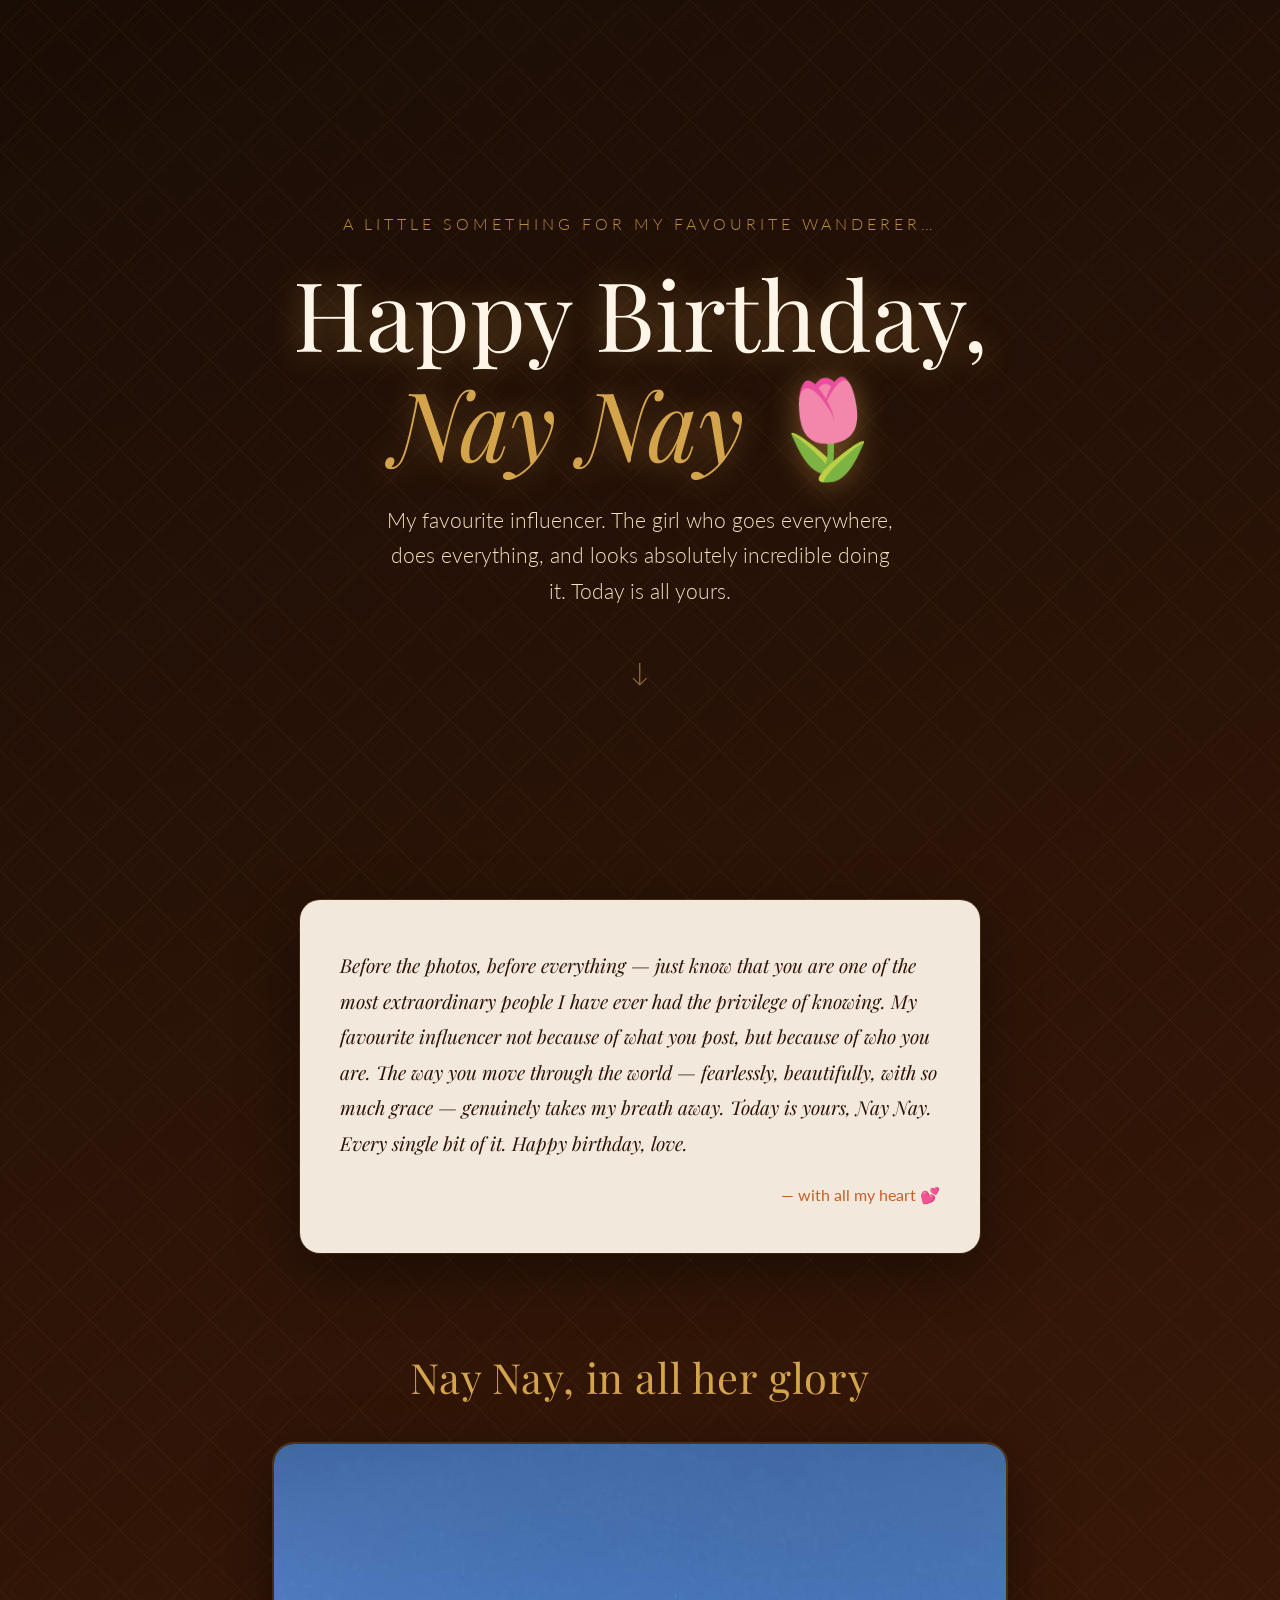
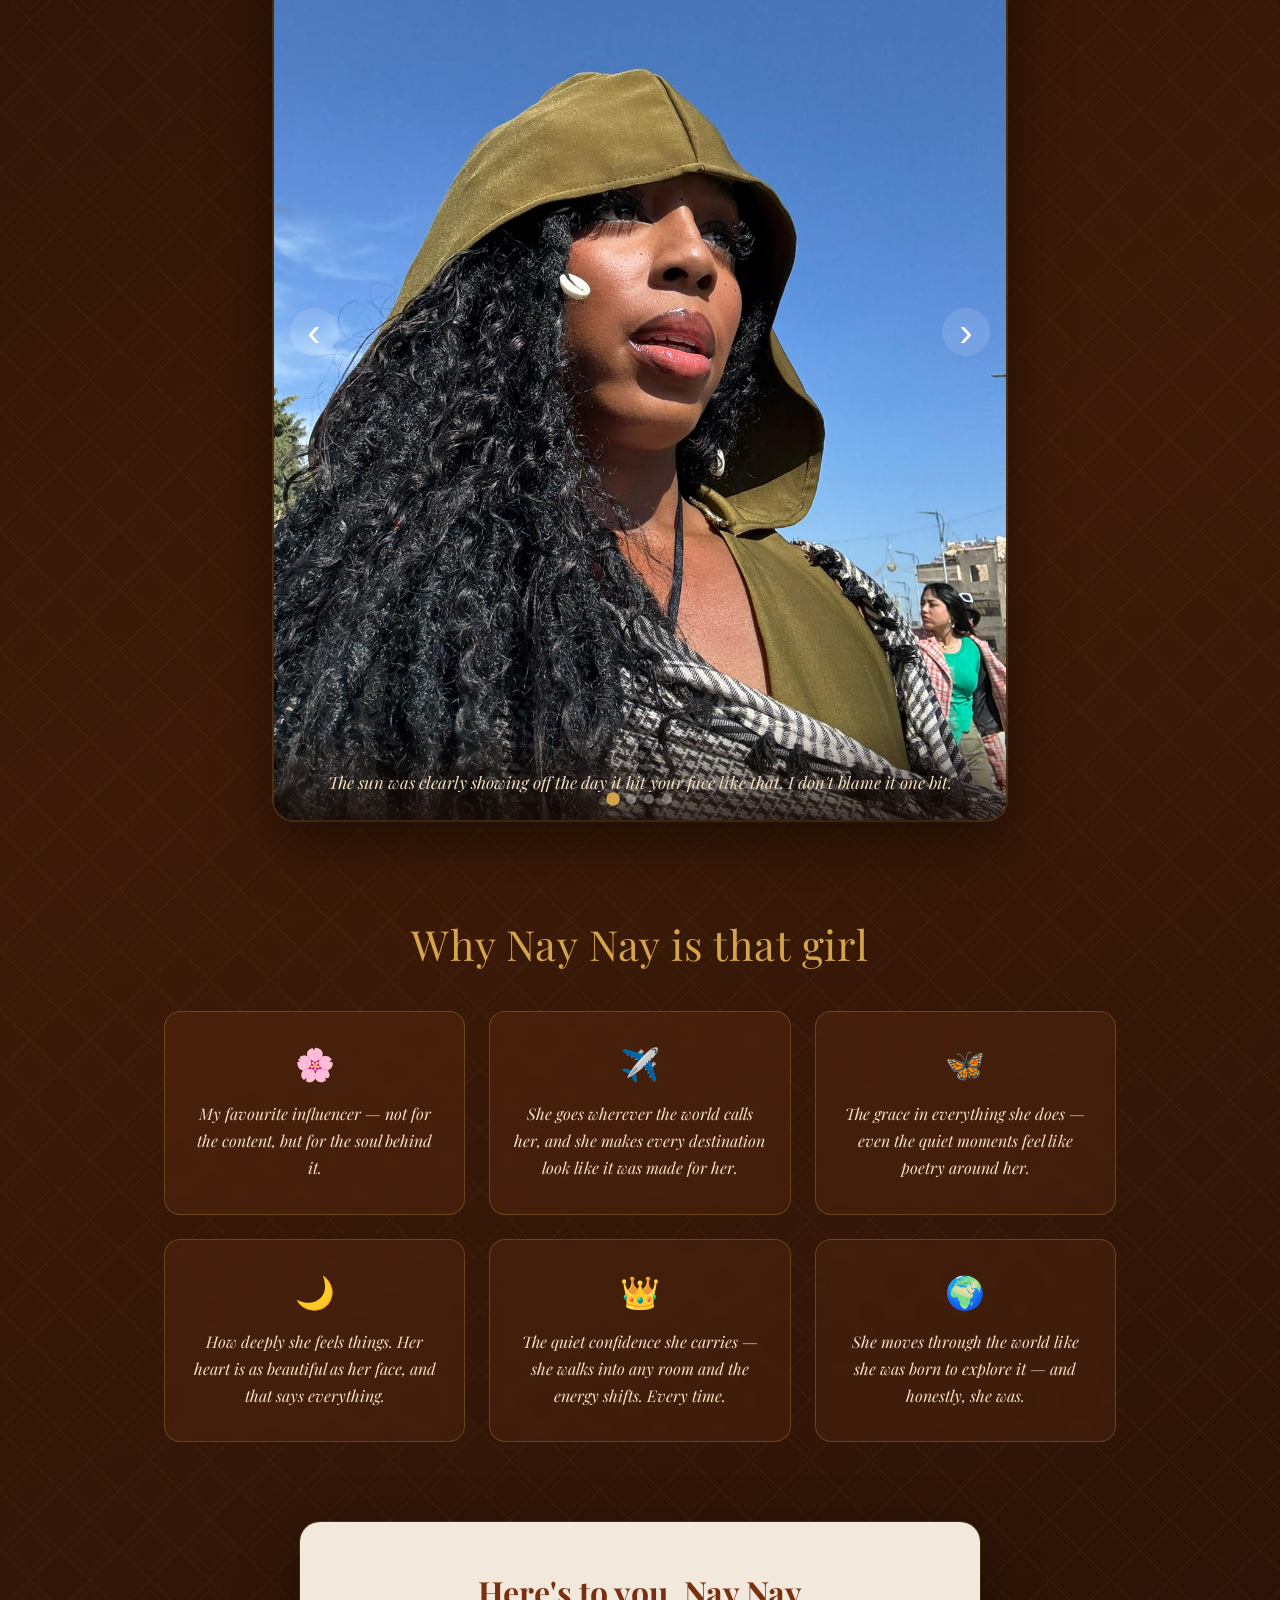
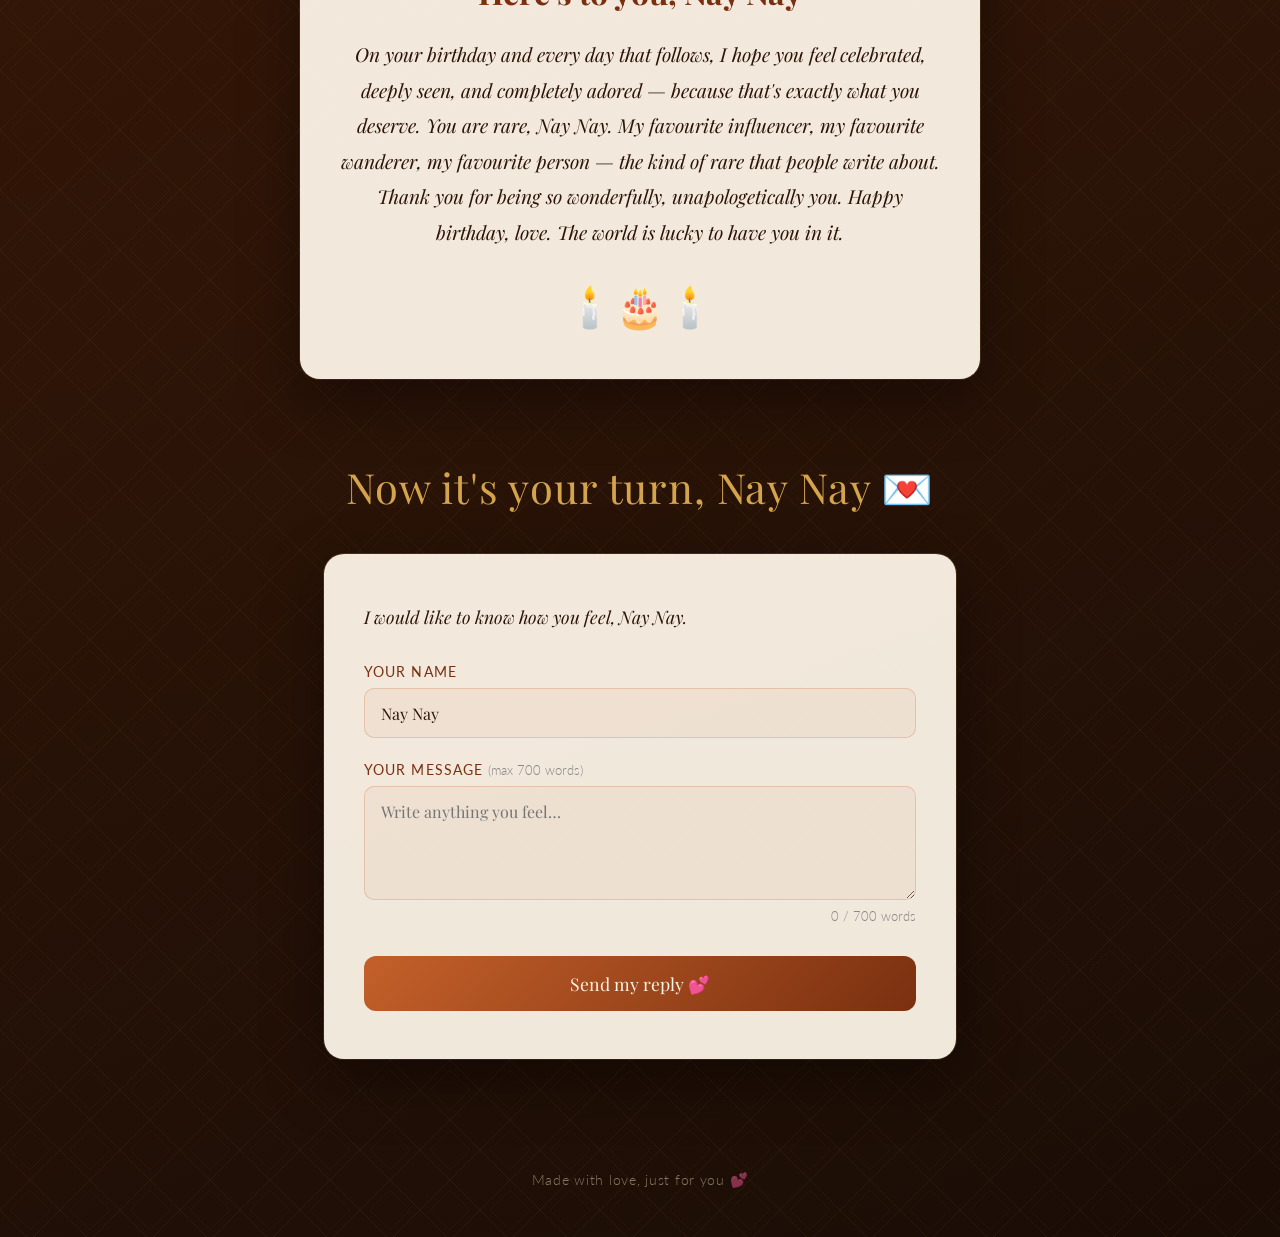
<file: index.html>
<!DOCTYPE html>
<html lang="en">
<head>
  <meta charset="UTF-8" />
  <meta name="viewport" content="width=device-width, initial-scale=1.0" />
  <title>Happy Birthday, Nay Nay 🌷</title>
  <link rel="preconnect" href="https://fonts.googleapis.com" />
  <link rel="preconnect" href="https://fonts.gstatic.com" crossorigin />
  <link href="https://fonts.googleapis.com/css2?family=Playfair+Display:ital,wght@0,400;0,700;1,400&family=Lato:wght@300;400&display=swap" rel="stylesheet" />
  <link rel="stylesheet" href="birthday.css" />
</head>
<body>

  <div class="hearts-bg" aria-hidden="true">
    <span>♥</span><span>♥</span><span>♥</span><span>♥</span><span>♥</span>
    <span>♥</span><span>♥</span><span>♥</span><span>♥</span><span>♥</span>
    <span>♥</span><span>♥</span><span>♥</span><span>♥</span><span>♥</span>
  </div>

  <main>

    <section class="hero">
      <p class="pre-title">A little something for my favourite wanderer…</p>
      <h1>Happy Birthday,<br /><span class="name">Nay Nay</span> 🌷</h1>
      <p class="subtitle">My favourite influencer. The girl who goes everywhere, does everything, and looks absolutely incredible doing it. Today is all yours.</p>
      <div class="scroll-hint">↓</div>
    </section>

    <section class="opening-note card">
      <p class="note-text">
        Before the photos, before everything — just know that you are one of the
        most extraordinary people I have ever had the privilege of knowing. My favourite
        influencer not because of what you post, but because of who you are. The way
        you move through the world — fearlessly, beautifully, with so much grace —
        genuinely takes my breath away. Today is yours, Nay Nay. Every single bit of it.
        Happy birthday, love.
      </p>
      <p class="note-signature">— with all my heart 💕</p>
    </section>

    <section class="slideshow-section">
      <h2 class="section-title">Nay Nay, in all her glory</h2>
      <div class="slideshow" id="slideshow">
        <div class="slide active">
          <img src="naomi-1.jpg" alt="Nay Nay" />
          <div class="slide-caption">The sun was clearly showing off the day it hit your face like that. I don't blame it one bit.</div>
        </div>
        <div class="slide">
          <img src="naomi-2.jpg" alt="Nay Nay" />
          <div class="slide-caption">That effortless grace. My favourite influencer wasn't even trying and she stopped everything.</div>
        </div>
        <div class="slide">
          <img src="naomi-3.jpg" alt="Nay Nay" />
          <div class="slide-caption">Sky above, the whole world ahead — and Nay Nay looking like she owns every inch of it. Because she does.</div>
        </div>
        <div class="slide">
          <img src="naomi-4.jpg" alt="Nay Nay" />
          <div class="slide-caption">Ancient wonders all around, and somehow she's still the most captivating thing in sight. Always.</div>
        </div>
        <button class="slide-btn prev" onclick="changeSlide(-1)" aria-label="Previous">&#8249;</button>
        <button class="slide-btn next" onclick="changeSlide(1)" aria-label="Next">&#8250;</button>
        <div class="slide-dots">
          <span class="dot active" onclick="goToSlide(0)"></span>
          <span class="dot" onclick="goToSlide(1)"></span>
          <span class="dot" onclick="goToSlide(2)"></span>
          <span class="dot" onclick="goToSlide(3)"></span>
        </div>
      </div>
    </section>

    <section class="notes-section">
      <h2 class="section-title">Why Nay Nay is that girl</h2>
      <div class="notes-grid">
        <div class="note-card"><div class="note-icon">🌸</div><p>My favourite influencer — not for the content, but for the soul behind it.</p></div>
        <div class="note-card"><div class="note-icon">✈️</div><p>She goes wherever the world calls her, and she makes every destination look like it was made for her.</p></div>
        <div class="note-card"><div class="note-icon">🦋</div><p>The grace in everything she does — even the quiet moments feel like poetry around her.</p></div>
        <div class="note-card"><div class="note-icon">🌙</div><p>How deeply she feels things. Her heart is as beautiful as her face, and that says everything.</p></div>
        <div class="note-card"><div class="note-icon">👑</div><p>The quiet confidence she carries — she walks into any room and the energy shifts. Every time.</p></div>
        <div class="note-card"><div class="note-icon">🌍</div><p>She moves through the world like she was born to explore it — and honestly, she was.</p></div>
      </div>
    </section>

    <section class="closing card">
      <h2>Here's to you, Nay Nay</h2>
      <p class="note-text">
        On your birthday and every day that follows, I hope you feel celebrated,
        deeply seen, and completely adored — because that's exactly what you
        deserve. You are rare, Nay Nay. My favourite influencer, my favourite
        wanderer, my favourite person — the kind of rare that people write about.
        Thank you for being so wonderfully, unapologetically you.
        Happy birthday, love. The world is lucky to have you in it.
      </p>
      <div class="candle-row" aria-label="Birthday candles">🕯️🎂🕯️</div>
    </section>

    <section class="reply-section">
      <h2 class="section-title">Now it's your turn, Nay Nay 💌</h2>
      <div class="reply-card">
        <p class="reply-intro">I would like to know how you feel, Nay Nay.</p>
        <form id="reply-form" action="https://formspree.io/f/mkokrkrg" method="POST">
          <input type="hidden" name="_subject" value="💌 Nay Nay's Birthday Reply" />
          <div class="field-group">
            <label for="reply-name">Your name</label>
            <input type="text" id="reply-name" name="name" value="Nay Nay" />
          </div>
          <div class="field-group">
            <label for="reply-message">Your message <span class="word-limit">(max 700 words)</span></label>
            <textarea id="reply-message" name="message" rows="4" placeholder="Write anything you feel…" required></textarea>
            <div class="word-counter"><span id="word-count">0</span> / 700 words</div>
          </div>
          <button type="submit" class="reply-btn" id="reply-submit">Send my reply 💕</button>
          <p class="form-success" id="form-success" hidden>✨ Message sent! He'll love reading this.</p>
          <p class="form-error" id="form-error" hidden>Something went wrong — please try again.</p>
        </form>
      </div>
    </section>

  </main>

  <footer><p>Made with love, just for you 💕</p></footer>

  <script>
    let current = 0;
    const slides = document.querySelectorAll('.slide');
    const dots   = document.querySelectorAll('.dot');
    function showSlide(n) {
      slides[current].classList.remove('active');
      dots[current].classList.remove('active');
      current = (n + slides.length) % slides.length;
      slides[current].classList.add('active');
      dots[current].classList.add('active');
    }
    function changeSlide(dir) { showSlide(current + dir); }
    function goToSlide(n)     { showSlide(n); }
    setInterval(() => changeSlide(1), 4000);

    const textarea  = document.getElementById('reply-message');
    const counter   = document.getElementById('word-count');
    const submitBtn = document.getElementById('reply-submit');
    const MAX_WORDS = 700;
    function countWords(t) { return t.trim() === '' ? 0 : t.trim().split(/\s+/).length; }
    textarea.addEventListener('input', () => {
      const w = countWords(textarea.value);
      counter.textContent = w;
      const over = w > MAX_WORDS;
      counter.closest('.word-counter').classList.toggle('over', over);
      submitBtn.disabled = over;
    });
    document.getElementById('reply-form').addEventListener('submit', async (e) => {
      e.preventDefault();
      if (countWords(textarea.value) > MAX_WORDS) return;
      submitBtn.textContent = 'Sending…';
      submitBtn.disabled = true;
      const res = await fetch(e.target.action, {
        method: 'POST',
        body: new FormData(e.target),
        headers: { 'Accept': 'application/json' }
      });
      if (res.ok) {
        e.target.reset();
        counter.textContent = '0';
        document.getElementById('form-success').hidden = false;
        document.getElementById('form-error').hidden = true;
        submitBtn.textContent = 'Sent 💕';
      } else {
        document.getElementById('form-error').hidden = false;
        submitBtn.textContent = 'Send my reply 💕';
        submitBtn.disabled = false;
      }
    });
  </script>

</body>
</html>
</file>
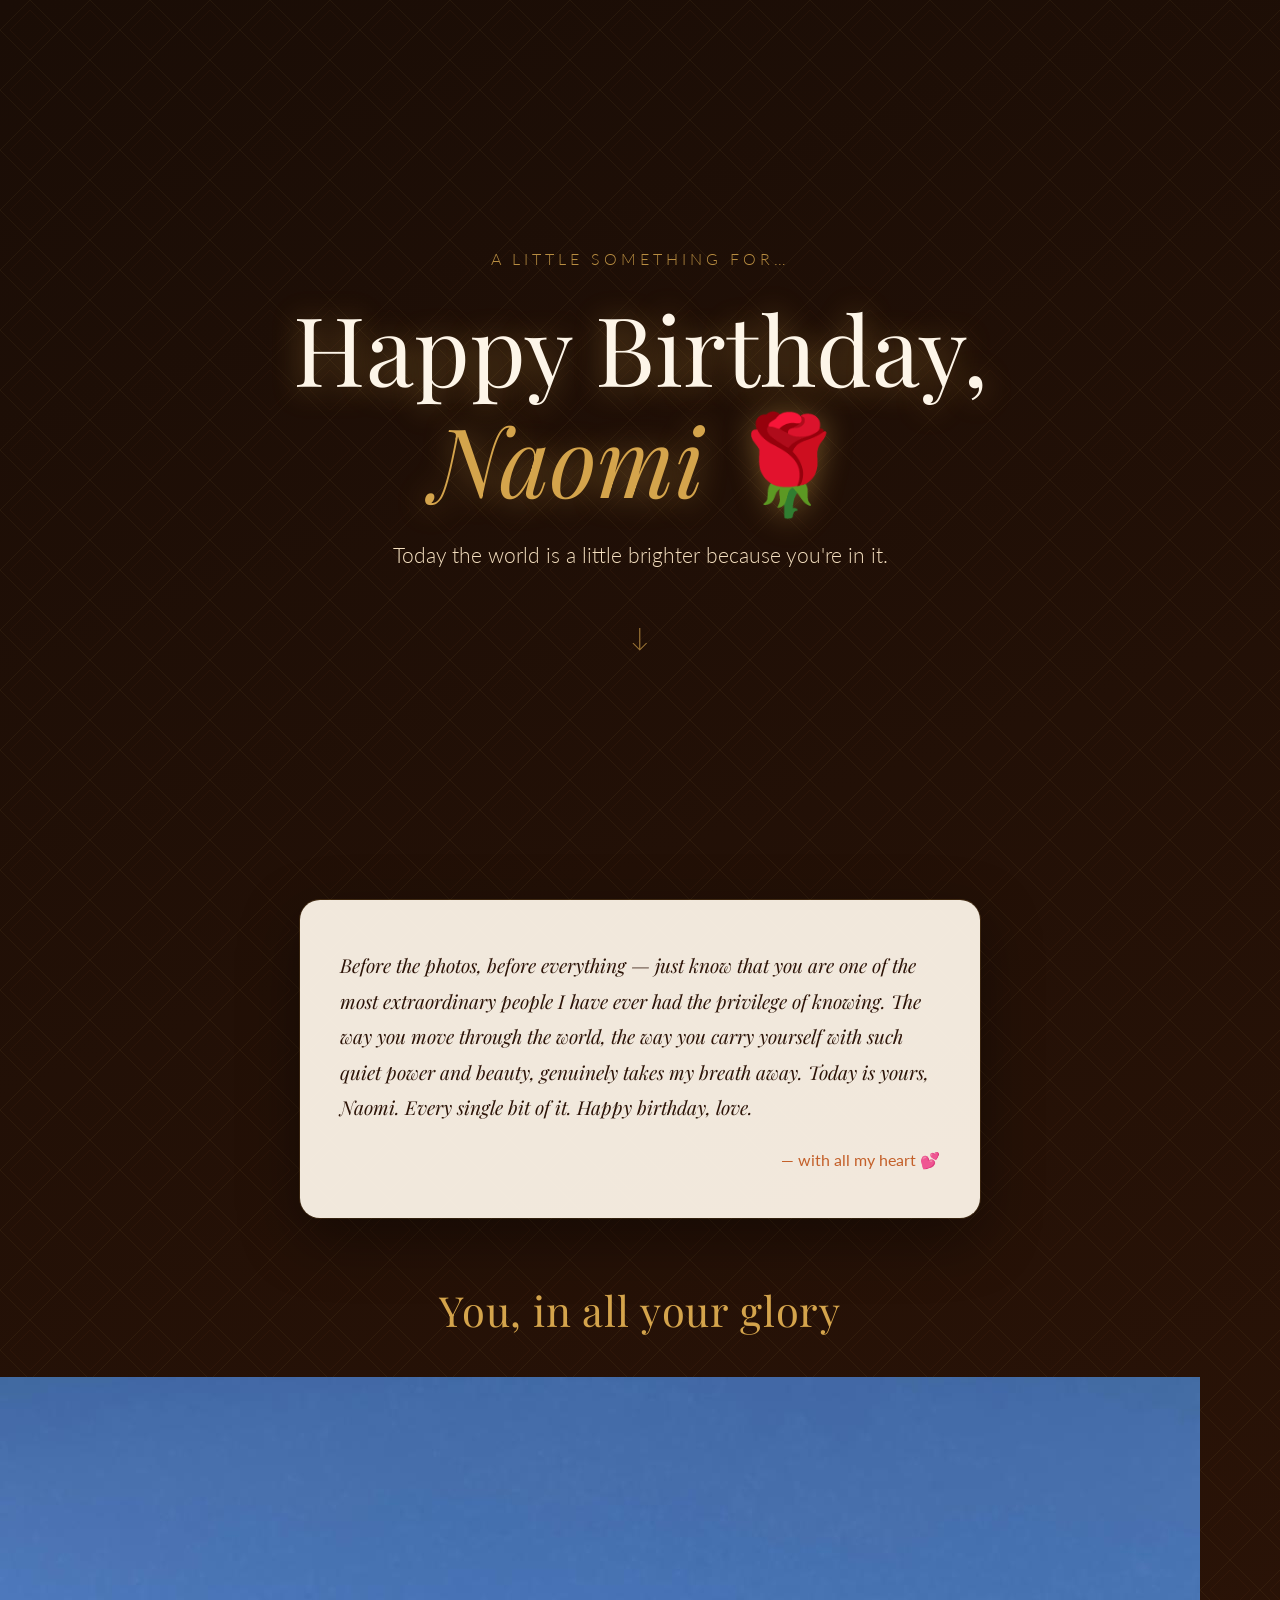
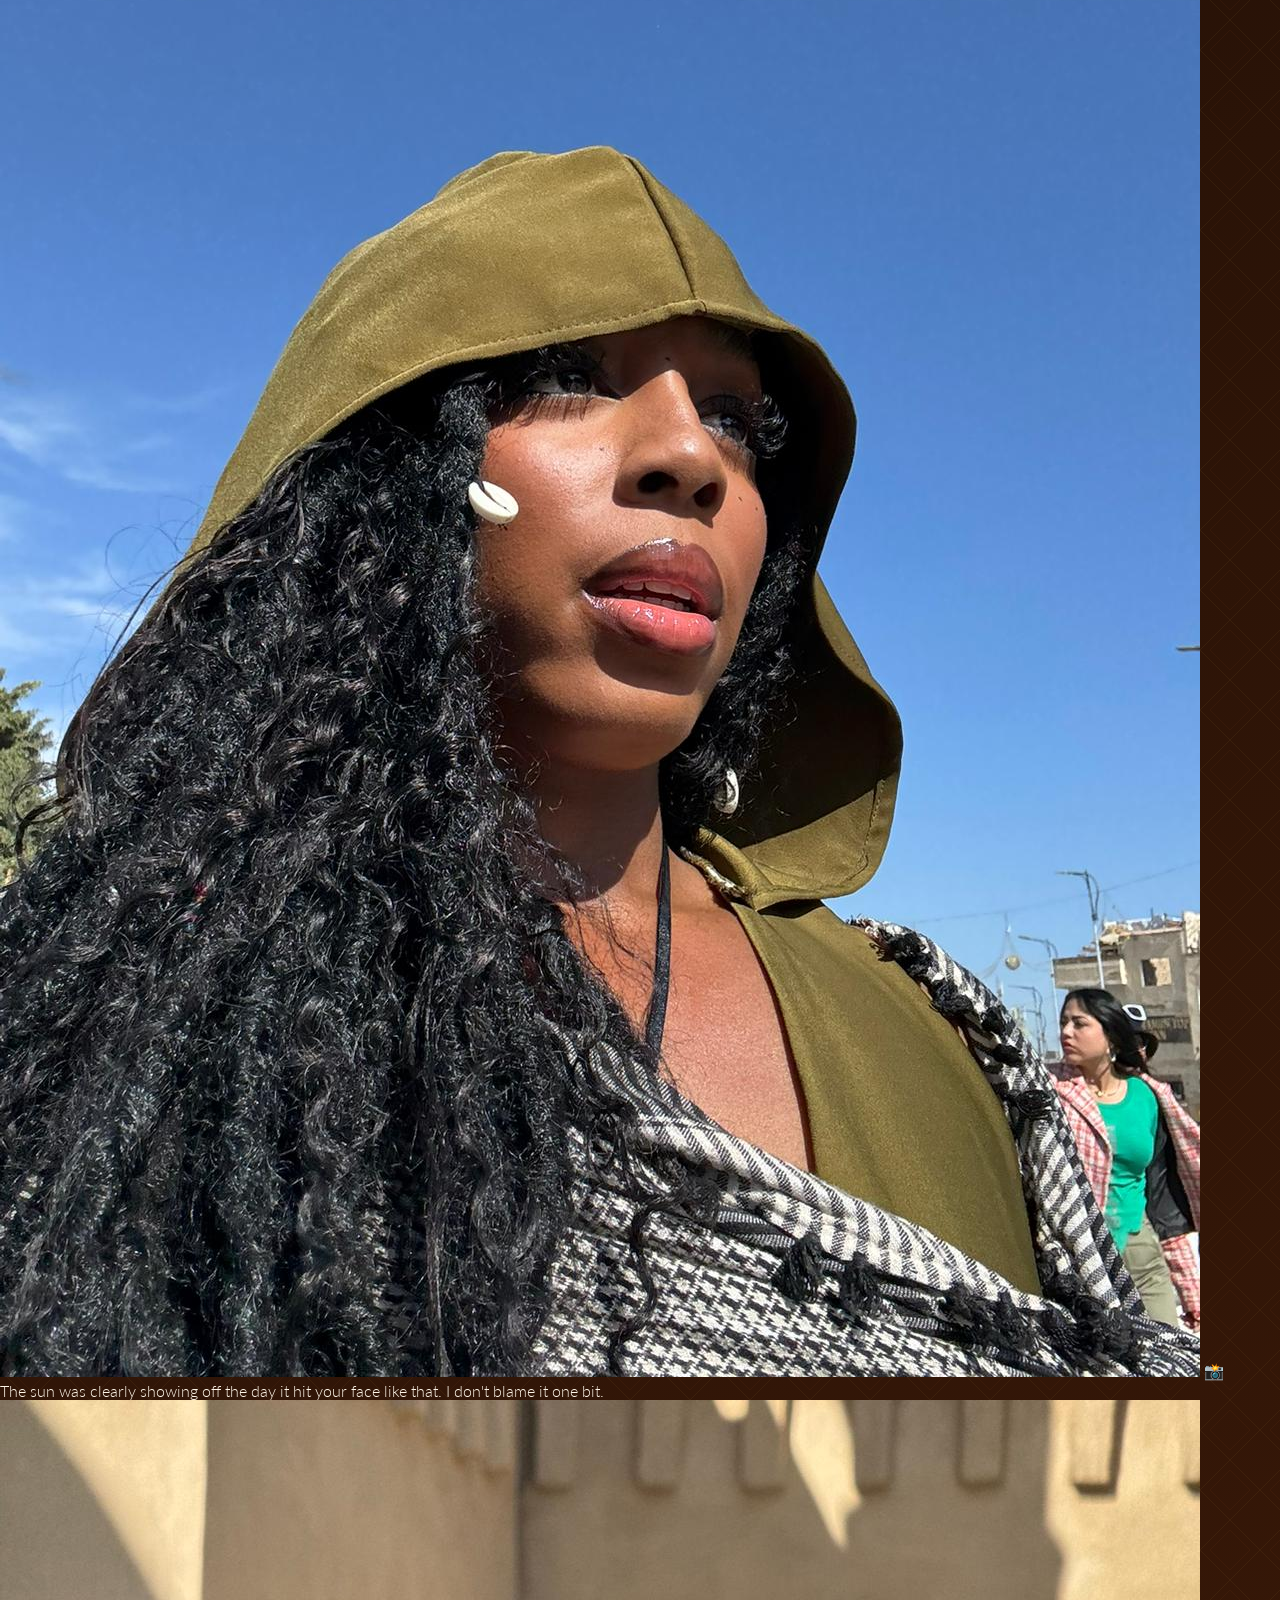
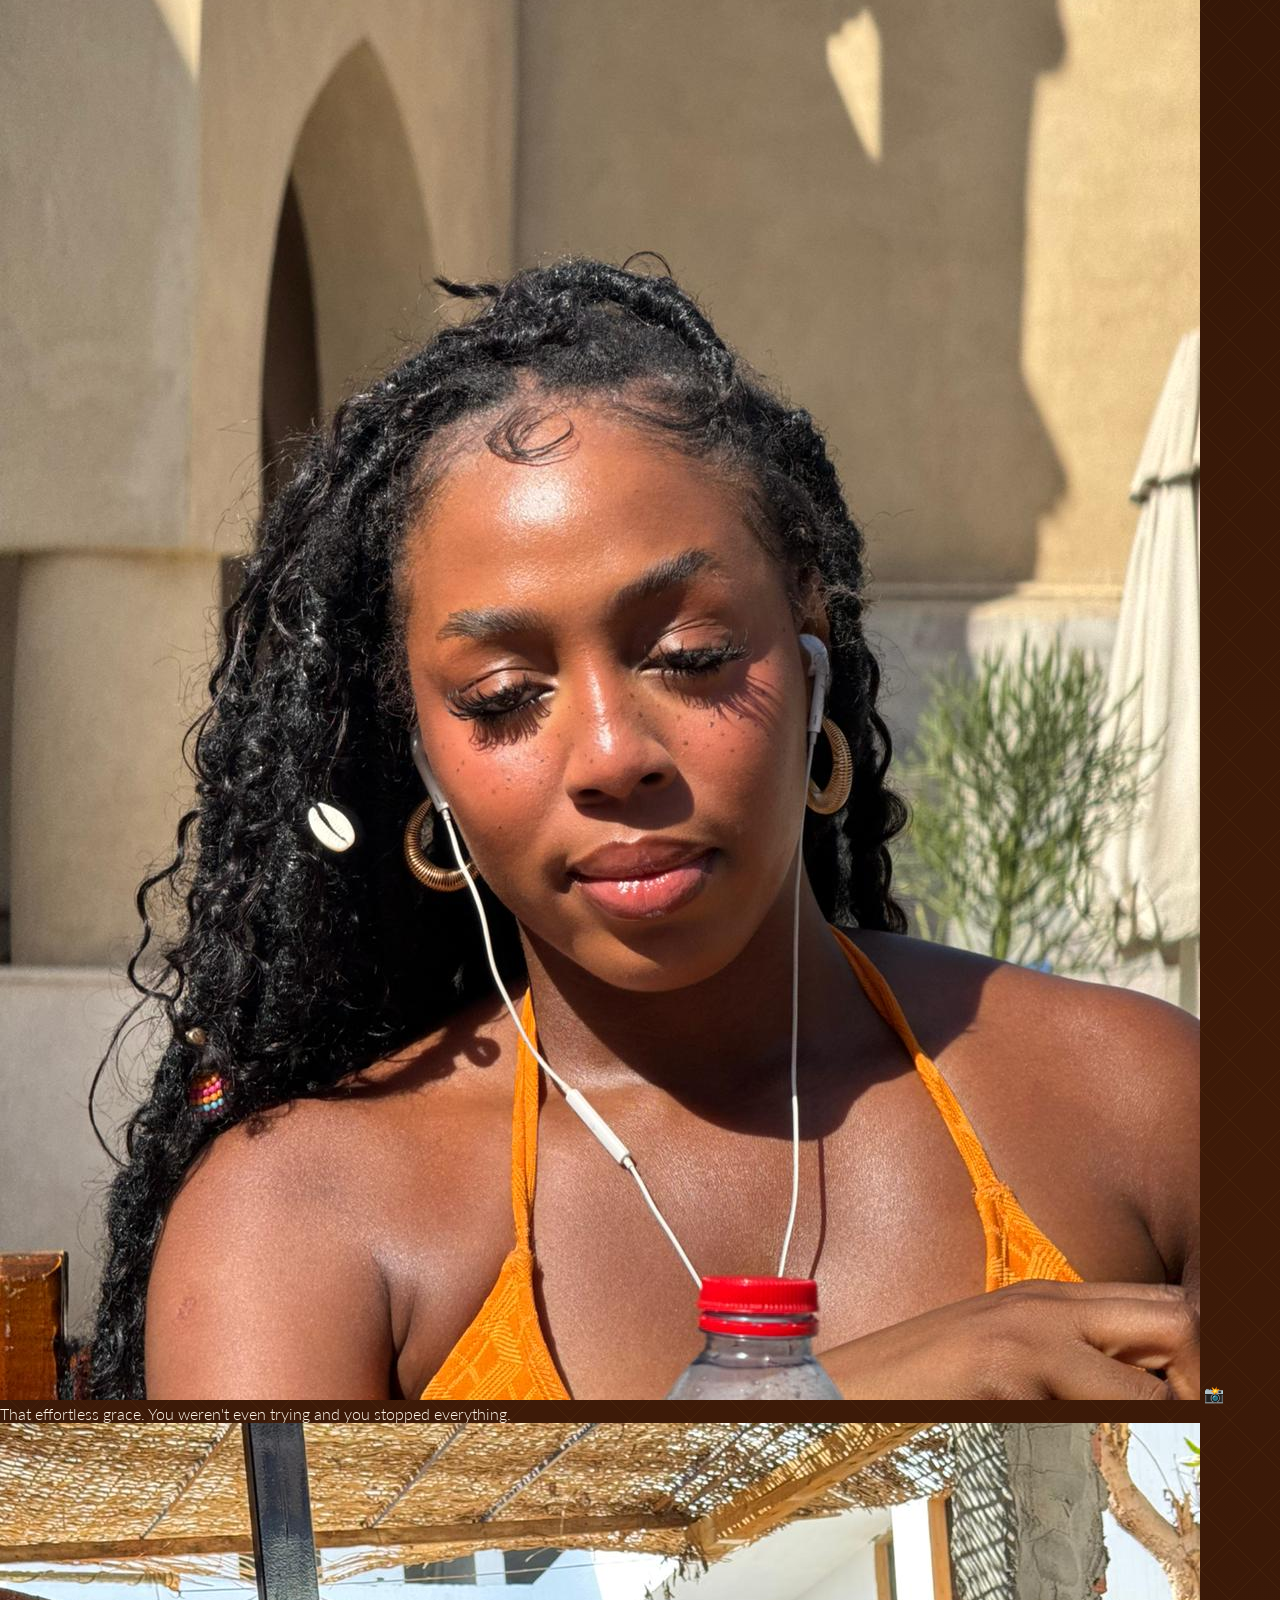
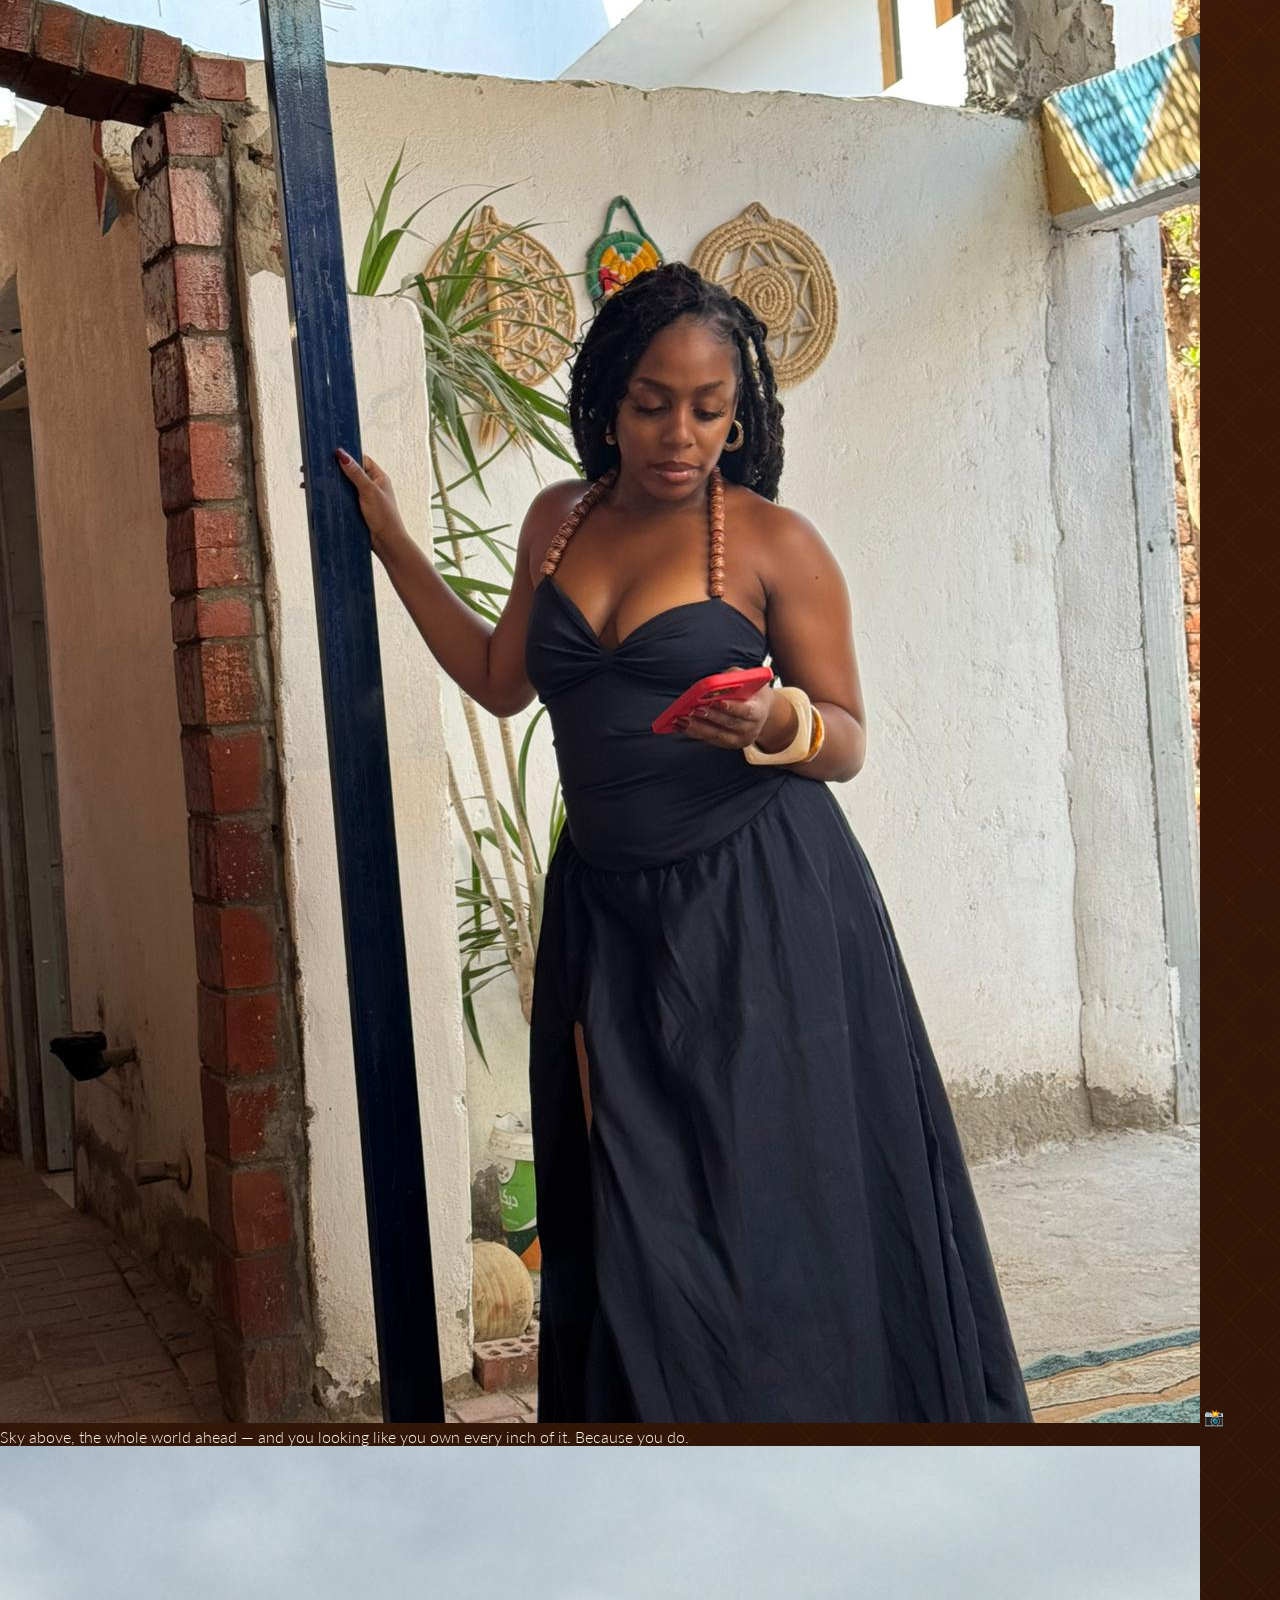
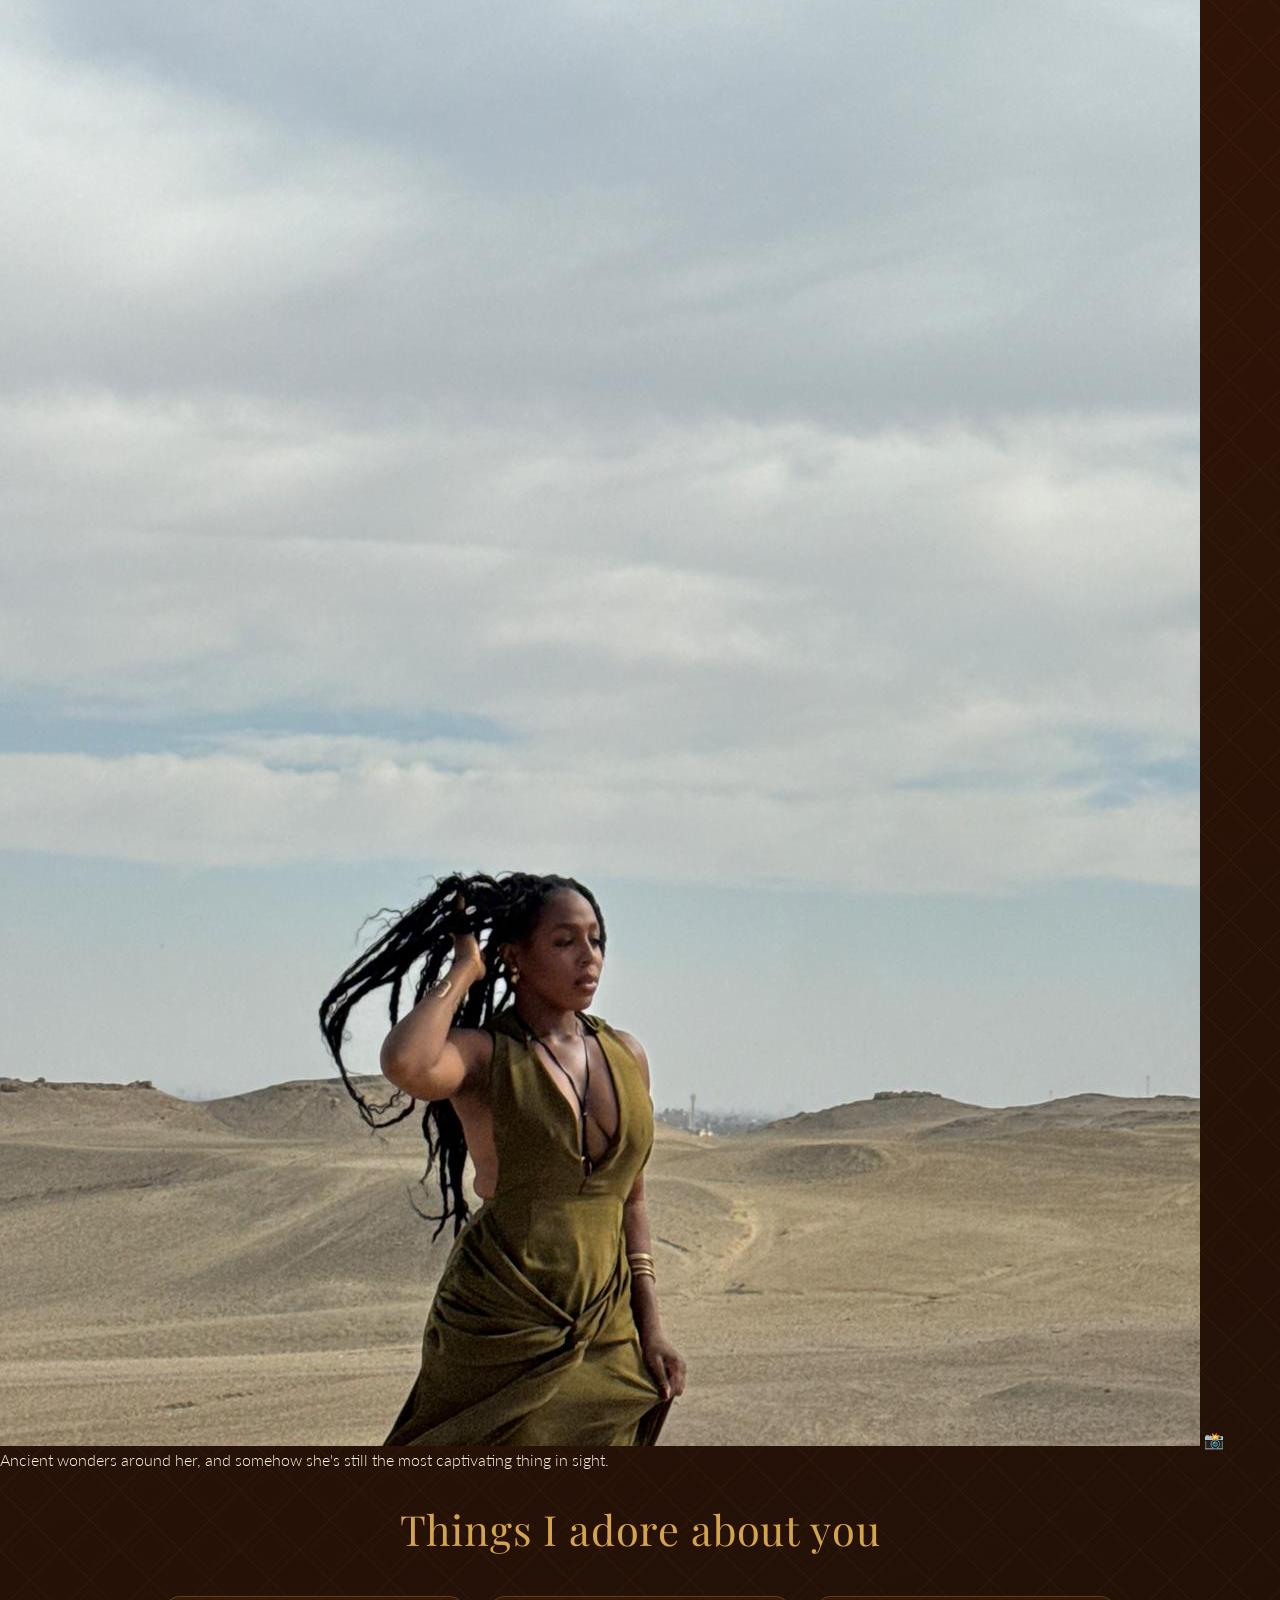
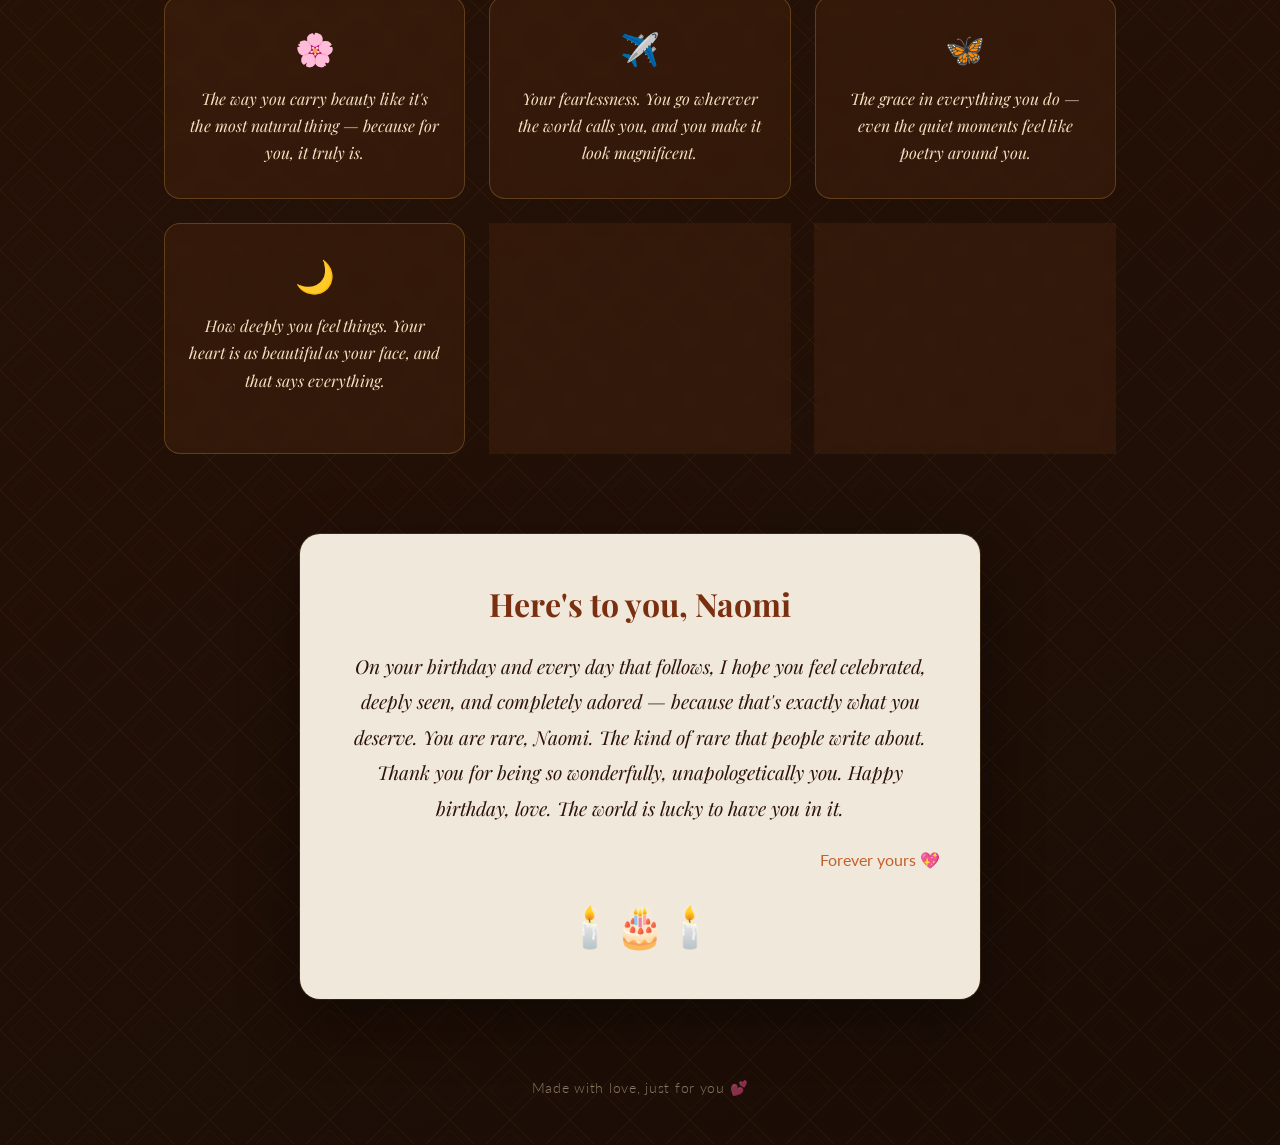
<file: birthday.html>
<!DOCTYPE html>
<html lang="en">
<head>
  <meta charset="UTF-8" />
  <meta name="viewport" content="width=device-width, initial-scale=1.0" />
  <title>Happy Birthday, Naomi 🌹</title>
  <link rel="preconnect" href="https://fonts.googleapis.com" />
  <link rel="preconnect" href="https://fonts.gstatic.com" crossorigin />
  <link href="https://fonts.googleapis.com/css2?family=Playfair+Display:ital,wght@0,400;0,700;1,400&family=Lato:wght@300;400&display=swap" rel="stylesheet" />
  <link rel="stylesheet" href="birthday.css" />
</head>
<body>

  <!-- Floating hearts background -->
  <div class="hearts-bg" aria-hidden="true">
    <span>♥</span><span>♥</span><span>♥</span><span>♥</span><span>♥</span>
    <span>♥</span><span>♥</span><span>♥</span><span>♥</span><span>♥</span>
    <span>♥</span><span>♥</span><span>♥</span><span>♥</span><span>♥</span>
  </div>

  <main>

    <!-- ── HERO ── -->
    <section class="hero">
      <p class="pre-title">A little something for…</p>
      <h1>Happy Birthday,<br /><span class="name">Naomi</span> 🌹</h1>
      <p class="subtitle">Today the world is a little brighter because you're in it.</p>
      <div class="scroll-hint">↓</div>
    </section>

    <!-- ── OPENING NOTE ── -->
    <section class="opening-note card">
      <p class="note-text">
        Before the photos, before everything — just know that you are one of the
        most extraordinary people I have ever had the privilege of knowing. The way
        you move through the world, the way you carry yourself with such quiet power
        and beauty, genuinely takes my breath away. Today is yours, Naomi. Every
        single bit of it. Happy birthday, love.
      </p>
      <p class="note-signature">— with all my heart 💕</p>
    </section>

    <!-- ── PHOTO GALLERY ── -->
    <section class="gallery-section">
      <h2 class="section-title">You, in all your glory</h2>

      <div class="gallery">

        <figure class="photo-card">
          <div class="photo-placeholder">
            <img src="naomi-1.jpg" alt="Naomi" onerror="this.parentElement.classList.add('no-img')" />
            <span class="placeholder-text">📸</span>
          </div>
          <figcaption>
            The sun was clearly showing off the day it hit your face like that.
            I don't blame it one bit.
          </figcaption>
        </figure>

        <figure class="photo-card">
          <div class="photo-placeholder">
            <img src="naomi-2.jpg" alt="Naomi" onerror="this.parentElement.classList.add('no-img')" />
            <span class="placeholder-text">📸</span>
          </div>
          <figcaption>
            That effortless grace. You weren't even trying and you stopped everything.
          </figcaption>
        </figure>

        <figure class="photo-card">
          <div class="photo-placeholder">
            <img src="naomi-3.jpg" alt="Naomi" onerror="this.parentElement.classList.add('no-img')" />
            <span class="placeholder-text">📸</span>
          </div>
          <figcaption>
            Sky above, the whole world ahead — and you looking like you own
            every inch of it. Because you do.
          </figcaption>
        </figure>

        <figure class="photo-card">
          <div class="photo-placeholder">
            <img src="naomi-4.jpg" alt="Naomi" onerror="this.parentElement.classList.add('no-img')" />
            <span class="placeholder-text">📸</span>
          </div>
          <figcaption>
            Ancient wonders around her, and somehow she's still the most
            captivating thing in sight.
          </figcaption>
        </figure>

      </div>
    </section>

    <!-- ── LOVE NOTES ── -->
    <section class="notes-section">
      <h2 class="section-title">Things I adore about you</h2>

      <div class="notes-grid">

        <div class="note-card">
          <div class="note-icon">🌸</div>
          <p>The way you carry beauty like it's the most natural thing — because for you, it truly is.</p>
        </div>

        <div class="note-card">
          <div class="note-icon">✈️</div>
          <p>Your fearlessness. You go wherever the world calls you, and you make it look magnificent.</p>
        </div>

        <div class="note-card">
          <div class="note-icon">🦋</div>
          <p>The grace in everything you do — even the quiet moments feel like poetry around you.</p>
        </div>

        <div class="note-card">
          <div class="note-icon">🌙</div>
          <p>How deeply you feel things. Your heart is as beautiful as your face, and that says everything.</p>
        </div>

        <div class="note-card">
          <div class="note-icon">👑</div>
          <p>The quiet confidence you carry — you walk into any room and the energy shifts. Every time.</p>
        </div>

        <div class="note-card">
          <div class="note-icon">🌹</div>
          <p>Simply that you exist, as fully and brilliantly as you do. That alone is a gift to everyone lucky enough to know you.</p>
        </div>

      </div>
    </section>

    <!-- ── CLOSING MESSAGE ── -->
    <section class="closing card">
      <h2>Here's to you, Naomi</h2>
      <p class="note-text">
        On your birthday and every day that follows, I hope you feel celebrated,
        deeply seen, and completely adored — because that's exactly what you
        deserve. You are rare, Naomi. The kind of rare that people write about.
        Thank you for being so wonderfully, unapologetically you.
        Happy birthday, love. The world is lucky to have you in it.
      </p>
      <p class="note-signature">Forever yours 💖</p>

      <div class="candle-row" aria-label="Birthday candles">
        🕯️🎂🕯️
      </div>
    </section>

  </main>

  <footer>
    <p>Made with love, just for you 💕</p>
  </footer>

</body>
</html>
</file>
<file: birthday.css>
/* Reset & Base */
*, *::before, *::after { box-sizing: border-box; margin: 0; padding: 0; }

:root {
  --terra:       #c4602a;
  --deep-terra:  #7a3010;
  --sand:        #f5e0c0;
  --gold:        #d4a44c;
  --cream:       #fdf5e8;
  --dark:        #1a0d06;
  --text:        #2d1408;
  --card-bg:     rgba(253, 245, 232, 0.95);
}

html { scroll-behavior: smooth; }

body {
  font-family: 'Lato', sans-serif;
  font-weight: 300;
  background-color: #1a0d06;
  background-image:
    url("data:image/svg+xml,%3Csvg width='60' height='60' viewBox='0 0 60 60' xmlns='http://www.w3.org/2000/svg'%3E%3Cg fill='none' fill-rule='evenodd'%3E%3Cpath d='M30 0 L60 30 L30 60 L0 30Z' stroke='rgba(212,164,76,0.07)' stroke-width='1'/%3E%3Cpath d='M30 10 L50 30 L30 50 L10 30Z' stroke='rgba(196,96,42,0.06)' stroke-width='1'/%3E%3C/g%3E%3C/svg%3E"),
    linear-gradient(160deg, #1a0d06 0%, #3d1a08 50%, #1a0d06 100%);
  min-height: 100vh;
  color: var(--cream);
  overflow-x: hidden;
}

.hearts-bg { position: fixed; inset: 0; pointer-events: none; z-index: 0; overflow: hidden; }
.hearts-bg span { position: absolute; bottom: -60px; font-size: 1.4rem; color: rgba(196,96,42,0.22); animation: floatUp linear infinite; }
.hearts-bg span:nth-child(1)  { left:  5%; animation-duration: 9s;  animation-delay: 0s;   font-size: 1rem; }
.hearts-bg span:nth-child(2)  { left: 12%; animation-duration: 13s; animation-delay: 2s;   font-size: 1.8rem; }
.hearts-bg span:nth-child(3)  { left: 22%; animation-duration: 10s; animation-delay: 5s; }
.hearts-bg span:nth-child(4)  { left: 30%; animation-duration: 15s; animation-delay: 1s;   font-size: 0.9rem; }
.hearts-bg span:nth-child(5)  { left: 40%; animation-duration: 11s; animation-delay: 4s;   font-size: 2rem; }
.hearts-bg span:nth-child(6)  { left: 50%; animation-duration: 14s; animation-delay: 0.5s; font-size: 1.2rem; }
.hearts-bg span:nth-child(7)  { left: 58%; animation-duration: 8s;  animation-delay: 3s;   font-size: 1rem; }
.hearts-bg span:nth-child(8)  { left: 66%; animation-duration: 12s; animation-delay: 6s;   font-size: 1.6rem; }
.hearts-bg span:nth-child(9)  { left: 75%; animation-duration: 16s; animation-delay: 2.5s; font-size: 0.8rem; }
.hearts-bg span:nth-child(10) { left: 82%; animation-duration: 10s; animation-delay: 1.5s; }
.hearts-bg span:nth-child(11) { left: 88%; animation-duration: 13s; animation-delay: 4.5s; font-size: 2.2rem; }
.hearts-bg span:nth-child(12) { left: 93%; animation-duration: 9s;  animation-delay: 7s;   font-size: 1.1rem; }
.hearts-bg span:nth-child(13) { left: 18%; animation-duration: 17s; animation-delay: 8s;   font-size: 1.9rem; }
.hearts-bg span:nth-child(14) { left: 46%; animation-duration: 11s; animation-delay: 9s;   font-size: 0.95rem; }
.hearts-bg span:nth-child(15) { left: 70%; animation-duration: 14s; animation-delay: 3.5s; font-size: 1.4rem; }

@keyframes floatUp {
  0%   { transform: translateY(0) rotate(0deg); opacity: 0; }
  10%  { opacity: 1; }
  90%  { opacity: 0.6; }
  100% { transform: translateY(-110vh) rotate(360deg); opacity: 0; }
}

main { position: relative; z-index: 1; }

.hero { min-height: 100vh; display: flex; flex-direction: column; align-items: center; justify-content: center; text-align: center; padding: 2rem 1.5rem; animation: fadeIn 1.6s ease both; }
.pre-title { font-size: 1rem; letter-spacing: 0.25em; text-transform: uppercase; color: var(--gold); margin-bottom: 1.5rem; opacity: 0.85; }
.hero h1 { font-family: 'Playfair Display', serif; font-size: clamp(2.8rem, 8vw, 6rem); font-weight: 400; line-height: 1.15; color: var(--cream); text-shadow: 0 2px 30px rgba(212,164,76,0.45); margin-bottom: 1.5rem; }
.hero h1 .name { color: var(--gold); font-style: italic; }
.subtitle { font-size: clamp(1rem, 2.5vw, 1.3rem); color: var(--sand); max-width: 520px; line-height: 1.7; margin-bottom: 3rem; }
.scroll-hint { font-size: 1.6rem; color: var(--gold); animation: bounce 2s ease infinite; opacity: 0.7; }
@keyframes bounce { 0%, 100% { transform: translateY(0); } 50% { transform: translateY(10px); } }

.card { background: var(--card-bg); color: var(--text); border-radius: 20px; padding: 3rem 2.5rem; max-width: 680px; margin: 0 auto 4rem; box-shadow: 0 20px 60px rgba(0,0,0,0.4), 0 0 0 1px rgba(212,164,76,0.2); animation: slideUp 0.8s ease both; }
.opening-note { margin-top: 0; }
.note-text { font-family: 'Playfair Display', serif; font-style: italic; font-size: 1.2rem; line-height: 1.85; color: var(--text); margin-bottom: 1.5rem; }
.note-signature { font-size: 1rem; color: var(--terra); font-weight: 400; text-align: right; }

.section-title { font-family: 'Playfair Display', serif; font-weight: 400; font-size: clamp(1.8rem, 4vw, 2.6rem); color: var(--gold); text-align: center; margin-bottom: 2.5rem; letter-spacing: 0.02em; }

.slideshow-section { padding: 2rem 1.5rem 4rem; max-width: 780px; margin: 0 auto; }
.slideshow { position: relative; border-radius: 20px; overflow: hidden; box-shadow: 0 20px 60px rgba(0,0,0,0.5), 0 0 0 2px rgba(212,164,76,0.25); background: #000; }
.slide { display: none; position: relative; }
.slide.active { display: block; }
.slide img { width: 100%; aspect-ratio: 3/4; object-fit: cover; object-position: top; display: block; animation: fadeIn 0.6s ease; }
.slide-caption { position: absolute; bottom: 0; left: 0; right: 0; padding: 3rem 2rem 1.5rem; background: linear-gradient(transparent, rgba(26,13,6,0.82)); font-family: 'Playfair Display', serif; font-style: italic; font-size: 1.05rem; color: var(--sand); line-height: 1.6; text-align: center; }
.slide-btn { position: absolute; top: 50%; transform: translateY(-50%); background: rgba(255,255,255,0.12); border: none; color: #fff; font-size: 2.5rem; width: 48px; height: 48px; border-radius: 50%; cursor: pointer; backdrop-filter: blur(4px); transition: background 0.2s ease; z-index: 10; display: flex; align-items: center; justify-content: center; }
.slide-btn:hover { background: rgba(196,96,42,0.65); }
.slide-btn.prev { left: 1rem; }
.slide-btn.next { right: 1rem; }
.slide-dots { position: absolute; bottom: 1rem; left: 50%; transform: translateX(-50%); display: flex; gap: 0.5rem; z-index: 10; }
.dot { width: 10px; height: 10px; border-radius: 50%; background: rgba(255,255,255,0.35); cursor: pointer; transition: background 0.3s ease, transform 0.3s ease; }
.dot.active { background: var(--gold); transform: scale(1.35); }

.notes-section { padding: 2rem 1.5rem 5rem; max-width: 1000px; margin: 0 auto; }
.notes-grid { display: grid; grid-template-columns: repeat(auto-fill, minmax(240px, 1fr)); gap: 1.5rem; }
.note-card { background: rgba(196,96,42,0.1); border: 1px solid rgba(212,164,76,0.28); border-radius: 16px; padding: 2rem 1.5rem; text-align: center; backdrop-filter: blur(6px); transition: background 0.3s ease, border-color 0.3s ease, transform 0.3s ease; animation: slideUp 0.7s ease both; }
.note-card:hover { background: rgba(196,96,42,0.2); border-color: rgba(212,164,76,0.65); transform: translateY(-5px); }
.note-icon { font-size: 2rem; margin-bottom: 1rem; }
.note-card p { font-family: 'Playfair Display', serif; font-style: italic; font-size: 1rem; line-height: 1.7; color: var(--sand); }

.closing { text-align: center; margin-bottom: 3rem; }
.closing h2 { font-family: 'Playfair Display', serif; font-size: 2rem; color: var(--deep-terra); margin-bottom: 1.5rem; }
.candle-row { font-size: 2.5rem; margin-top: 2rem; animation: pulse 2s ease infinite; }
@keyframes pulse { 0%, 100% { opacity: 1; } 50% { opacity: 0.65; } }

/* Reply Section */
.reply-section { padding: 2rem 1.5rem 5rem; max-width: 680px; margin: 0 auto; }
.reply-card { background: var(--card-bg); color: var(--text); border-radius: 20px; padding: 3rem 2.5rem; box-shadow: 0 20px 60px rgba(0,0,0,0.4), 0 0 0 1px rgba(212,164,76,0.2); animation: slideUp 0.8s ease both; }
.reply-intro { font-family: 'Playfair Display', serif; font-style: italic; font-size: 1.1rem; color: var(--text); margin-bottom: 2rem; line-height: 1.7; }
.field-group { display: flex; flex-direction: column; gap: 0.5rem; margin-bottom: 1.5rem; }
.field-group label { font-size: 0.85rem; font-weight: 400; letter-spacing: 0.08em; text-transform: uppercase; color: var(--deep-terra); }
.word-limit { font-weight: 300; text-transform: none; letter-spacing: 0; color: #888; font-size: 0.8rem; }
.field-group input, .field-group textarea { font-family: 'Playfair Display', serif; font-size: 1rem; color: var(--text); background: rgba(196,96,42,0.06); border: 1px solid rgba(196,96,42,0.25); border-radius: 10px; padding: 0.85rem 1rem; resize: vertical; outline: none; transition: border-color 0.2s ease, box-shadow 0.2s ease; }
.field-group input:focus, .field-group textarea:focus { border-color: var(--gold); box-shadow: 0 0 0 3px rgba(212,164,76,0.15); }
.word-counter { font-size: 0.82rem; color: #888; text-align: right; }
.word-counter.over { color: #c0392b; font-weight: 600; }
.reply-btn { width: 100%; padding: 1rem; background: linear-gradient(135deg, var(--terra), var(--deep-terra)); color: var(--cream); border: none; border-radius: 12px; font-family: 'Playfair Display', serif; font-size: 1.1rem; cursor: pointer; transition: opacity 0.2s ease, transform 0.2s ease; margin-top: 0.5rem; }
.reply-btn:hover:not(:disabled) { opacity: 0.88; transform: translateY(-2px); }
.reply-btn:disabled { opacity: 0.5; cursor: not-allowed; }
.form-success { margin-top: 1rem; text-align: center; font-family: 'Playfair Display', serif; font-style: italic; color: var(--deep-terra); font-size: 1rem; }
.form-error { margin-top: 1rem; text-align: center; font-size: 0.9rem; color: #c0392b; }

footer { position: relative; z-index: 1; text-align: center; padding: 2rem 1rem 3rem; font-size: 0.9rem; color: rgba(245,224,192,0.5); letter-spacing: 0.05em; }
@keyframes fadeIn { from { opacity: 0; } to { opacity: 1; } }
@keyframes slideUp { from { opacity: 0; transform: translateY(40px); } to { opacity: 1; transform: translateY(0); } }

@media (max-width: 600px) {
  .card, .reply-card { padding: 2rem 1.25rem; }
  .notes-grid { grid-template-columns: 1fr; }
  .slide-caption { font-size: 0.9rem; padding: 2rem 1rem 1rem; }
}
</file>
